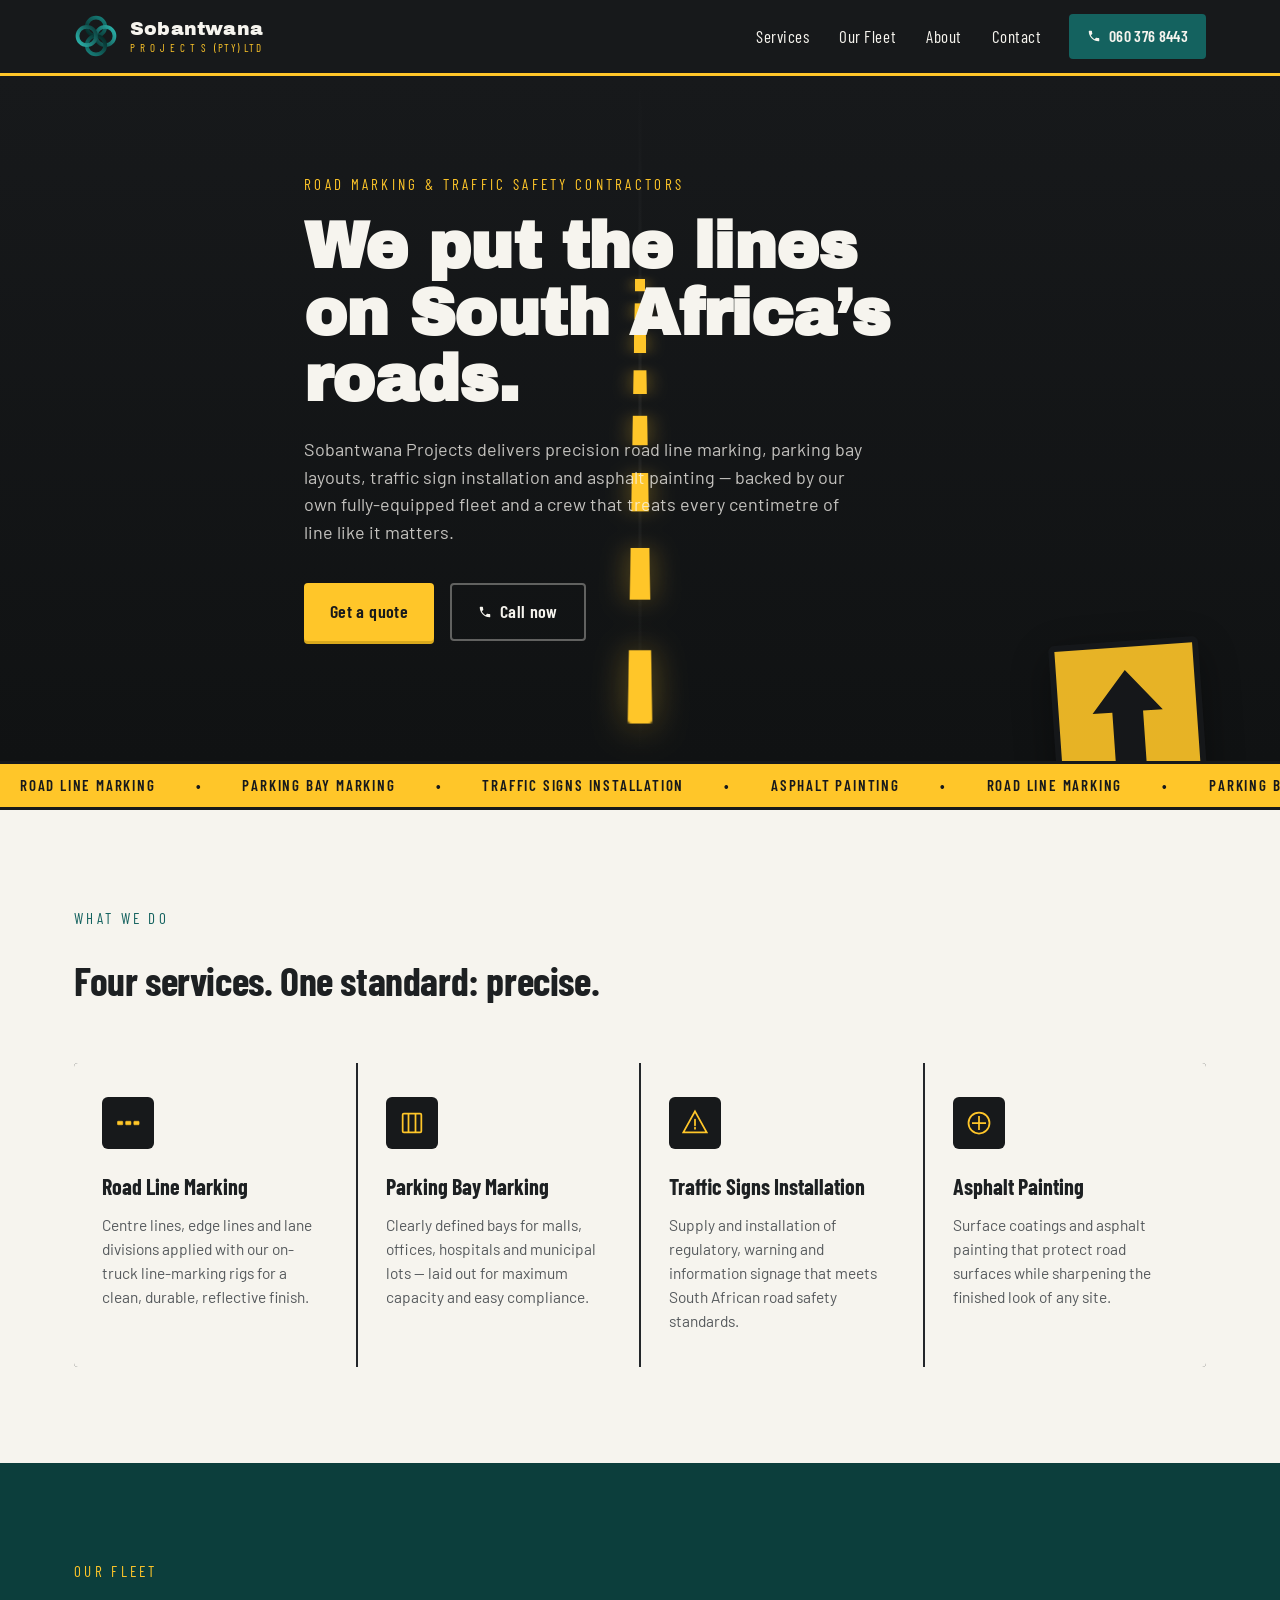
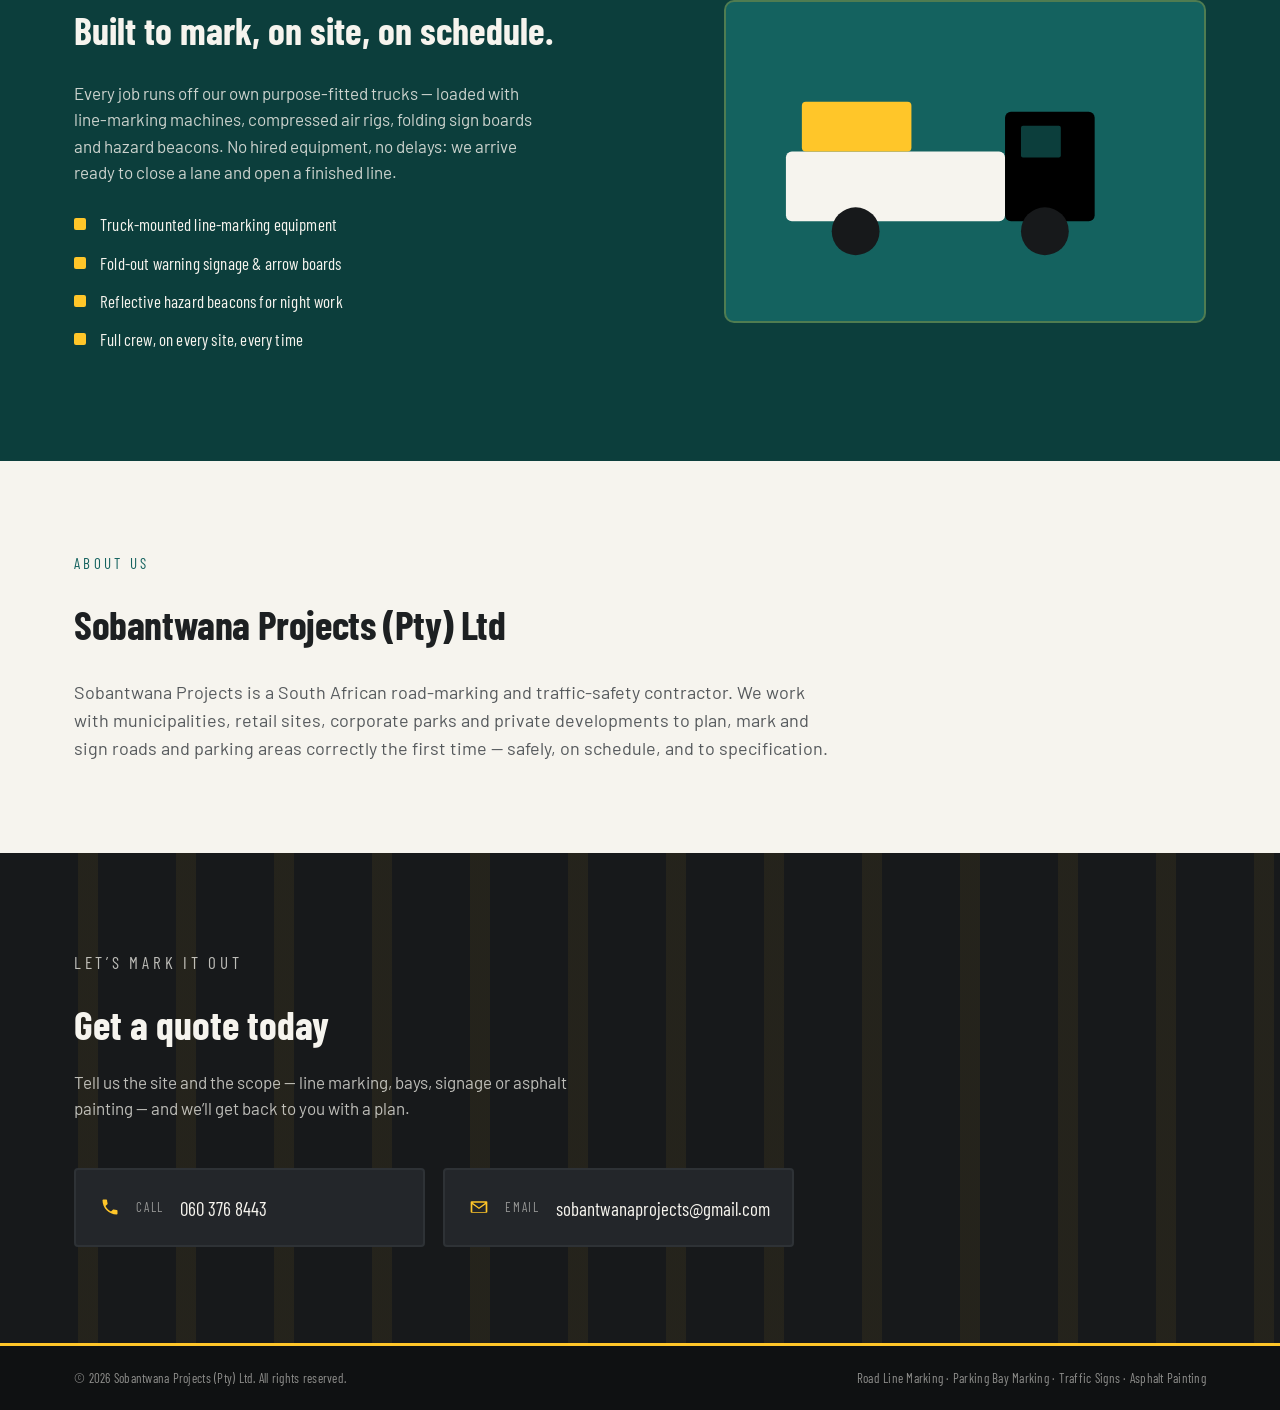
<file: website.html>
<!DOCTYPE html>
<html lang="en">
<head>
<meta charset="UTF-8">
<meta name="viewport" content="width=device-width, initial-scale=1.0">
<title>Sobantwana Projects (Pty) Ltd | Road Marking &amp; Traffic Safety</title>
<meta name="description" content="Sobantwana Projects (Pty) Ltd — professional road line marking, parking bay marking, traffic sign installation and asphalt painting.">
<link rel="preconnect" href="https://fonts.googleapis.com">
<link rel="preconnect" href="https://fonts.gstatic.com" crossorigin>
<link href="https://fonts.googleapis.com/css2?family=Archivo+Black&family=Barlow+Condensed:wght@500;600;700&family=Barlow:wght@400;500;600;700&display=swap" rel="stylesheet">
<link rel="stylesheet" href="website.css">
</head>
<body>

<!-- ===== HEADER ===== -->
<header class="site-header">
<div class="wrap header-inner">
<a href="#top" class="brand">
<span class="brand-mark" aria-hidden="true">
<svg viewBox="0 0 200 200" class="knot">
<defs>
<linearGradient id="tealGradA" x1="10%" y1="0%" x2="90%" y2="100%">
<stop offset="0%" stop-color="#2bb3ab"/>
<stop offset="100%" stop-color="#0c3e3c"/>
</linearGradient>
<linearGradient id="tealGradB" x1="90%" y1="0%" x2="10%" y2="100%">
<stop offset="0%" stop-color="#177f7a"/>
<stop offset="100%" stop-color="#062825"/>
</linearGradient>
</defs>
<g fill="none" stroke-width="17" stroke-linecap="round">
<circle cx="100" cy="58" r="42" stroke="url(#tealGradB)" transform="rotate(0 100 100)"/>
<circle cx="100" cy="58" r="42" stroke="url(#tealGradA)" transform="rotate(90 100 100)"/>
<circle cx="100" cy="58" r="42" stroke="url(#tealGradB)" transform="rotate(180 100 100)"/>
<circle cx="100" cy="58" r="42" stroke="url(#tealGradA)" transform="rotate(270 100 100)"/>
</g>
</svg>
</span>
<span class="brand-text">
<span class="brand-name">Sobantwana</span>
<span class="brand-sub">P R O J E C T S&nbsp;&nbsp;(PTY) LTD</span>
</span>
</a>

<nav class="main-nav" aria-label="Primary">
<a href="#services">Services</a>
<a href="#fleet">Our Fleet</a>
<a href="#about">About</a>
<a href="#contact">Contact</a>
</nav>

<a href="tel:+27603768443" class="btn btn-call header-call">
<svg viewBox="0 0 24 24" class="icon"><path d="M6.6 10.8c1.4 2.8 3.8 5.2 6.6 6.6l2.2-2.2c.3-.3.7-.4 1-.2 1.1.4 2.3.6 3.6.6.6 0 1 .4 1 1V20c0 .6-.4 1-1 1C10.6 21 3 13.4 3 4c0-.6.4-1 1-1h3.5c.6 0 1 .4 1 1 0 1.3.2 2.5.6 3.6.1.4 0 .8-.2 1L6.6 10.8z"/></svg>
060 376 8443
</a>

<button class="nav-toggle" aria-label="Open menu" aria-expanded="false" id="navToggle">
<span></span><span></span><span></span>
</button>
</div>
</header>

<!-- ===== HERO ===== -->
<section class="hero" id="top">
<div class="hero-road" aria-hidden="true">
<div class="road-lane"></div>
<div class="dash-line" id="dashLine"></div>
</div>

<div class="wrap hero-inner">
<p class="eyebrow">Road Marking &amp; Traffic Safety Contractors</p>
<h1 class="hero-title">We put the lines<br>on South Africa&rsquo;s roads.</h1>
<p class="hero-lede">
Sobantwana Projects delivers precision road line marking, parking bay layouts,
traffic sign installation and asphalt painting — backed by our own
fully-equipped fleet and a crew that treats every centimetre of line like it matters.
</p>
<div class="hero-actions">
<a href="#contact" class="btn btn-primary">Get a quote</a>
<a href="tel:+27603768443" class="btn btn-ghost">
<svg viewBox="0 0 24 24" class="icon"><path d="M6.6 10.8c1.4 2.8 3.8 5.2 6.6 6.6l2.2-2.2c.3-.3.7-.4 1-.2 1.1.4 2.3.6 3.6.6.6 0 1 .4 1 1V20c0 .6-.4 1-1 1C10.6 21 3 13.4 3 4c0-.6.4-1 1-1h3.5c.6 0 1 .4 1 1 0 1.3.2 2.5.6 3.6.1.4 0 .8-.2 1L6.6 10.8z"/></svg>
Call now
</a>
</div>
</div>

<div class="hero-sign" aria-hidden="true">
<div class="sign-board">
<svg viewBox="0 0 100 100" class="sign-arrow"><path d="M50 8 L82 46 H64 V92 H36 V46 H18 Z"/></svg>
</div>
</div>
</section>

<!-- ===== MARQUEE STRIP ===== -->
<div class="marquee" aria-hidden="true">
<div class="marquee-track">
<span>ROAD LINE MARKING</span><span>•</span>
<span>PARKING BAY MARKING</span><span>•</span>
<span>TRAFFIC SIGNS INSTALLATION</span><span>•</span>
<span>ASPHALT PAINTING</span><span>•</span>
<span>ROAD LINE MARKING</span><span>•</span>
<span>PARKING BAY MARKING</span><span>•</span>
<span>TRAFFIC SIGNS INSTALLATION</span><span>•</span>
<span>ASPHALT PAINTING</span><span>•</span>
</div>
</div>

<!-- ===== SERVICES ===== -->
<section class="services" id="services">
<div class="wrap">
<div class="section-head">
<p class="eyebrow eyebrow--dark">What we do</p>
<h2>Four services. One standard: precise.</h2>
</div>

<div class="service-grid">

<article class="service-card">
<div class="service-icon">
<svg viewBox="0 0 48 48"><rect x="6" y="21" width="9" height="6" rx="1"/><rect x="20" y="21" width="9" height="6" rx="1"/><rect x="34" y="21" width="9" height="6" rx="1"/></svg>
</div>
<h3>Road Line Marking</h3>
<p>Centre lines, edge lines and lane divisions applied with our on-truck line-marking rigs for a clean, durable, reflective finish.</p>
</article>

<article class="service-card">
<div class="service-icon">
<svg viewBox="0 0 48 48"><rect x="8" y="8" width="32" height="32" rx="2" fill="none" stroke-width="3"/><path d="M18 8v32M30 8v32" stroke-width="3"/></svg>
</div>
<h3>Parking Bay Marking</h3>
<p>Clearly defined bays for malls, offices, hospitals and municipal lots — laid out for maximum capacity and easy compliance.</p>
</article>

<article class="service-card">
<div class="service-icon">
<svg viewBox="0 0 48 48"><path d="M24 4 44 40H4Z" fill="none" stroke-width="3"/><path d="M24 18v10M24 32v2" stroke-width="3" stroke-linecap="round"/></svg>
</div>
<h3>Traffic Signs Installation</h3>
<p>Supply and installation of regulatory, warning and information signage that meets South African road safety standards.</p>
</article>

<article class="service-card">
<div class="service-icon">
<svg viewBox="0 0 48 48"><circle cx="24" cy="24" r="18" fill="none" stroke-width="3"/><path d="M24 12v24M12 24h24" stroke-width="3"/></svg>
</div>
<h3>Asphalt Painting</h3>
<p>Surface coatings and asphalt painting that protect road surfaces while sharpening the finished look of any site.</p>
</article>

</div>
</div>
</section>

<!-- ===== FLEET ===== -->
<section class="fleet" id="fleet">
<div class="wrap fleet-inner">
<div class="fleet-copy">
<p class="eyebrow eyebrow--dark">Our fleet</p>
<h2>Built to mark, on site, on schedule.</h2>
<p class="fleet-text">
Every job runs off our own purpose-fitted trucks — loaded with line-marking
machines, compressed air rigs, folding sign boards and hazard beacons.
No hired equipment, no delays: we arrive ready to close a lane and open a
finished line.
</p>
<ul class="fleet-list">
<li>Truck-mounted line-marking equipment</li>
<li>Fold-out warning signage &amp; arrow boards</li>
<li>Reflective hazard beacons for night work</li>
<li>Full crew, on every site, every time</li>
</ul>
</div>
<div class="fleet-visual" aria-hidden="true">
<div class="fleet-card">
<svg viewBox="0 0 200 120" class="truck-illustration">
<rect x="10" y="55" width="110" height="35" rx="3"/>
<rect x="120" y="35" width="45" height="55" rx="3"/>
<rect x="128" y="42" width="20" height="16" rx="1" class="cab-window"/>
<circle cx="45" cy="95" r="12" class="wheel"/>
<circle cx="140" cy="95" r="12" class="wheel"/>
<rect x="18" y="30" width="55" height="25" rx="2" class="sign-crate"/>
</svg>
</div>
</div>
</div>
</section>

<!-- ===== ABOUT ===== -->
<section class="about" id="about">
<div class="wrap">
<div class="section-head">
<p class="eyebrow eyebrow--dark">About us</p>
<h2>Sobantwana Projects (Pty) Ltd</h2>
</div>
<p class="about-text">
Sobantwana Projects is a South African road-marking and traffic-safety
contractor. We work with municipalities, retail sites, corporate parks
and private developments to plan, mark and sign roads and parking areas
correctly the first time — safely, on schedule, and to specification.
</p>
</div>
</section>

<!-- ===== CONTACT ===== -->
<section class="contact" id="contact">
<div class="wrap contact-inner">
<div class="contact-copy">
<p class="eyebrow">Let&rsquo;s mark it out</p>
<h2>Get a quote today</h2>
<p>Tell us the site and the scope — line marking, bays, signage or
asphalt painting — and we&rsquo;ll get back to you with a plan.</p>
</div>

<div class="contact-cards">
<a href="tel:+27603768443" class="contact-card">
<svg viewBox="0 0 24 24" class="icon"><path d="M6.6 10.8c1.4 2.8 3.8 5.2 6.6 6.6l2.2-2.2c.3-.3.7-.4 1-.2 1.1.4 2.3.6 3.6.6.6 0 1 .4 1 1V20c0 .6-.4 1-1 1C10.6 21 3 13.4 3 4c0-.6.4-1 1-1h3.5c.6 0 1 .4 1 1 0 1.3.2 2.5.6 3.6.1.4 0 .8-.2 1L6.6 10.8z"/></svg>
<span class="contact-label">Call</span>
<span class="contact-value">060 376 8443</span>
</a>
<a href="mailto:sobantwanaprojects@gmail.com" class="contact-card">
<svg viewBox="0 0 24 24" class="icon"><path d="M3 5h18a1 1 0 0 1 1 1v12a1 1 0 0 1-1 1H3a1 1 0 0 1-1-1V6a1 1 0 0 1 1-1zm1.4 2L12 12.5 19.6 7H4.4zM4 8.7V18h16V8.7l-8 5.7z"/></svg>
<span class="contact-label">Email</span>
<span class="contact-value">sobantwanaprojects@gmail.com</span>
</a>
</div>
</div>
</section>

<!-- ===== FOOTER ===== -->
<footer class="site-footer">
<div class="wrap footer-inner">
<span>&copy; <span id="year"></span> Sobantwana Projects (Pty) Ltd. All rights reserved.</span>
<span class="footer-tag">Road Line Marking · Parking Bay Marking · Traffic Signs · Asphalt Painting</span>
</div>
</footer>

<script>
document.getElementById('year').textContent = new Date().getFullYear();

// Mobile nav toggle
const toggle = document.getElementById('navToggle');
const nav = document.querySelector('.main-nav');
toggle.addEventListener('click', () => {
const open = document.body.classList.toggle('nav-open');
toggle.setAttribute('aria-expanded', open);
});
nav.querySelectorAll('a').forEach(a => a.addEventListener('click', () => {
document.body.classList.remove('nav-open');
toggle.setAttribute('aria-expanded', 'false');
}));

// Draw the dashed road line on load (signature moment)
window.addEventListener('DOMContentLoaded', () => {
requestAnimationFrame(() => {
document.getElementById('dashLine').classList.add('draw');
});
});
</script>

</body>
</html>
</file>
<file: website.css>
/* =========================================================
   SOBANTWANA PROJECTS — STYLESHEET
   Palette:
     --asphalt      #17191B   deep road-surface black 
     --asphalt-2    #23262A   lifted charcoal panels
     --safety       #FFC629   safety-sign yellow
     --teal         #14625F   brand knot teal
     --teal-deep    #0C3E3C   pressed teal
     --warn         #C8372C   hazard red
     --paper        #F6F4EE   warm off-white
     --ink          #1D2022   body text on paper
   Type:
     Display / hero  -> 'Archivo Black' (stencilled, heavy, road-sign weight)
     Headings/eyebrow -> 'Barlow Condensed' (condensed, DOT-signage cadence)
     Body             -> 'Barlow' (clean, legible workhorse)
========================================================= */

:root {
  --asphalt: #17191b;
  --asphalt-2: #23262a;
  --asphalt-3: #2e3236;
  --safety: #ffc629;
  --safety-dim: #d9a91d;
  --teal: #14625f;
  --teal-deep: #0c3e3c;
  --teal-bright: #1c8a85;
  --warn: #c8372c;
  --paper: #f6f4ee;
  --paper-2: #eeebe1;
  --ink: #1d2022;
  --ink-soft: #55595c;

  --font-display: 'Archivo Black', 'Barlow Condensed', sans-serif;
  --font-head: 'Barlow Condensed', sans-serif;
  --font-body: 'Barlow', system-ui, sans-serif;

  --radius: 4px;
  --wrap: 1180px;
}

/* ---------- reset ---------- */
*, *::before, *::after { box-sizing: border-box; }
html { scroll-behavior: smooth; }
body {
  margin: 0;
  background: var(--paper);
  color: var(--ink);
  font-family: var(--font-body);
  font-size: 16px;
  line-height: 1.55;
  -webkit-font-smoothing: antialiased;
}
img, svg { display: block; max-width: 100%; }
a { color: inherit; text-decoration: none; }
h1, h2, h3, h4 { margin: 0; font-family: var(--font-head); }
p { margin: 0; }
ul { margin: 0; padding: 0; list-style: none; }
button { font: inherit; background: none; border: none; cursor: pointer; }

@media (prefers-reduced-motion: reduce) {
  * { animation-duration: 0.001ms !important; animation-iteration-count: 1 !important; transition-duration: 0.001ms !important; scroll-behavior: auto !important; }
}

:focus-visible {
  outline: 3px solid var(--safety);
  outline-offset: 2px;
}

.wrap {
  max-width: var(--wrap);
  margin-inline: auto;
  padding-inline: 24px;
}

/* ---------- buttons ---------- */
.btn {
  display: inline-flex;
  align-items: center;
  gap: 8px;
  padding: 13px 26px;
  border-radius: var(--radius);
  font-family: var(--font-head);
  font-weight: 600;
  font-size: 18px;
  letter-spacing: 0.02em;
  transition: transform 0.15s ease, background 0.15s ease, color 0.15s ease, box-shadow 0.15s ease;
}
.btn .icon { width: 14px; height: 14px; fill: currentColor; }
.btn-primary {
  background: var(--safety);
  color: var(--asphalt);
  box-shadow: 0 3px 0 var(--safety-dim);
}
.btn-primary:hover { transform: translateY(-2px); box-shadow: 0 5px 0 var(--safety-dim); }
.btn-primary:active { transform: translateY(1px); box-shadow: 0 2px 0 var(--safety-dim); }
.btn-ghost {
  background: transparent;
  color: var(--paper);
  border: 2px solid rgba(246,244,238,0.35);
}
.btn-ghost:hover { border-color: var(--paper); background: rgba(246,244,238,0.08); }
.btn-call {
  background: var(--teal);
  color: var(--paper);
  font-size: 16px;
  padding: 10px 18px;
}
.btn-call:hover { background: var(--teal-bright); }

/* =========================================================
   HEADER
========================================================= */
.site-header {
  position: sticky;
  top: 0;
  z-index: 50;
  background: var(--asphalt);
  border-bottom: 3px solid var(--safety);
}
.header-inner {
  display: flex;
  align-items: center;
  gap: 28px;
  padding-block: 14px;
}
.brand {
  display: flex;
  align-items: center;
  gap: 12px;
  margin-right: auto;
}
.brand-mark { width: 44px; height: 44px; flex-shrink: 0; }
.knot { width: 100%; height: 100%; object-fit: contain; }
.brand-text { display: flex; flex-direction: column; line-height: 1.1; }
.brand-name {
  font-family: var(--font-display);
  color: var(--paper);
  font-size: 19px;
  letter-spacing: 0.01em;
}
.brand-sub {
  font-family: var(--font-head);
  color: var(--safety);
  font-size: 11px;
  letter-spacing: 0.14em;
  margin-top: 2px;
}

.main-nav { display: flex; gap: 30px; }
.main-nav a {
  font-family: var(--font-head);
  font-size: 17px;
  letter-spacing: 0.03em;
  color: var(--paper);
  position: relative;
  padding-block: 4px;
}
.main-nav a::after {
  content: "";
  position: absolute;
  left: 0; right: 100%;
  bottom: -2px;
  height: 3px;
  background: var(--safety);
  transition: right 0.2s ease;
}
.main-nav a:hover::after { right: 0; }

.header-call .icon { fill: var(--paper); }

.nav-toggle {
  display: none;
  flex-direction: column;
  justify-content: center;
  gap: 5px;
  width: 34px;
  height: 34px;
}
.nav-toggle span { display: block; height: 3px; background: var(--paper); border-radius: 2px; }

/* =========================================================
   HERO
========================================================= */
.hero {
  position: relative;
  background: linear-gradient(180deg, var(--asphalt) 0%, #101213 100%);
  overflow: hidden;
  padding-top: 96px;
  padding-bottom: 120px;
  isolation: isolate;
}

.hero-road {
  position: absolute;
  inset: 0;
  z-index: -1;
}
.road-lane {
  position: absolute;
  left: 50%;
  top: 0;
  bottom: 0;
  width: 3px;
  transform: translateX(-50%);
  background: linear-gradient(180deg, transparent, rgba(255,255,255,0.05), transparent);
}
.dash-line {
  position: absolute;
  left: 50%;
  bottom: 6%;
  transform: translateX(-50%) perspective(600px) rotateX(55deg);
  width: 14px;
  height: 0;
  background: repeating-linear-gradient(
    to top,
    var(--safety) 0px, var(--safety) 46px,
    transparent 46px, transparent 84px
  );
  border-radius: 2px;
  transition: height 1.6s cubic-bezier(.2,.7,.2,1);
  filter: drop-shadow(0 0 10px rgba(255,198,41,0.35));
}
.dash-line.draw { height: 92%; }

.hero-inner { position: relative; max-width: 720px; }
.eyebrow {
  font-family: var(--font-head);
  font-size: 15px;
  letter-spacing: 0.22em;
  text-transform: uppercase;
  color: var(--safety);
  margin-bottom: 18px;
  display: inline-block;
}
.eyebrow--dark { color: var(--teal); }

.hero-title {
  font-family: var(--font-display);
  color: var(--paper);
  font-size: clamp(38px, 6vw, 64px);
  line-height: 1.04;
  letter-spacing: -0.01em;
  margin-bottom: 22px;
}

.hero-lede {
  color: rgba(246,244,238,0.78);
  font-size: 18px;
  max-width: 560px;
  margin-bottom: 36px;
}

.hero-actions { display: flex; gap: 16px; flex-wrap: wrap; }

.hero-sign {
  position: absolute;
  right: 6%;
  bottom: -30px;
  width: 150px;
  opacity: 0.9;
  filter: drop-shadow(0 12px 20px rgba(0,0,0,0.4));
  display: none;
}
.sign-board {
  background: var(--safety);
  border: 6px solid var(--asphalt);
  border-radius: 6px;
  padding: 14px;
  transform: rotate(-4deg);
}
.sign-arrow { fill: var(--asphalt); }

@media (min-width: 900px) {
  .hero-sign { display: block; }
}

/* ---------- marquee strip ---------- */
.marquee {
  background: var(--safety);
  overflow: hidden;
  border-block: 3px solid var(--asphalt);
}
.marquee-track {
  display: flex;
  width: max-content;
  animation: scrollMarquee 26s linear infinite;
}
.marquee-track span {
  font-family: var(--font-head);
  font-weight: 600;
  font-size: 15px;
  letter-spacing: 0.12em;
  color: var(--asphalt);
  padding: 10px 20px;
  white-space: nowrap;
}
@keyframes scrollMarquee {
  from { transform: translateX(0); }
  to { transform: translateX(-50%); }
}

/* =========================================================
   SERVICES
========================================================= */
.services { padding-block: 96px; background: var(--paper); }
.section-head { max-width: 560px; margin-bottom: 52px; }
.section-head h2, .about h2 {
  font-size: clamp(28px, 3.6vw, 40px);
  color: var(--ink);
  letter-spacing: -0.01em;
}

.service-grid {
  display: grid;
  grid-template-columns: repeat(auto-fit, minmax(240px, 1fr));
  gap: 2px;
  background: var(--asphalt-2);
  border-radius: var(--radius);
  overflow: hidden;
}
.service-card {
  background: var(--paper);
  padding: 34px 28px;
  transition: background 0.2s ease;
}
.service-card:hover { background: var(--paper-2); }
.service-icon {
  width: 52px; height: 52px;
  background: var(--asphalt);
  border-radius: 6px;
  display: flex; align-items: center; justify-content: center;
  margin-bottom: 20px;
}
.service-icon svg {
  width: 28px; height: 28px;
  fill: var(--safety);
  stroke: var(--safety);
}
.service-card h3 {
  font-size: 22px;
  margin-bottom: 10px;
  color: var(--ink);
}
.service-card p {
  color: var(--ink-soft);
  font-size: 15.5px;
}

/* =========================================================
   FLEET
========================================================= */
.fleet { background: var(--teal-deep); padding-block: 96px; color: var(--paper); }
.fleet-inner {
  display: grid;
  grid-template-columns: 1.1fr 0.9fr;
  gap: 60px;
  align-items: center;
}
.fleet .eyebrow--dark { color: var(--safety); }
.fleet h2 { font-size: clamp(28px, 3.6vw, 38px); color: var(--paper); margin-bottom: 20px; }
.fleet-text { color: rgba(246,244,238,0.82); font-size: 17px; margin-bottom: 26px; max-width: 480px; }
.fleet-list li {
  position: relative;
  padding-left: 26px;
  margin-bottom: 12px;
  font-family: var(--font-head);
  font-size: 17px;
  letter-spacing: 0.01em;
}
.fleet-list li::before {
  content: "";
  position: absolute;
  left: 0; top: 7px;
  width: 12px; height: 12px;
  background: var(--safety);
  border-radius: 2px;
}

.fleet-card {
  background: var(--teal);
  border-radius: 10px;
  padding: 40px;
  border: 2px solid rgba(255,198,41,0.25);
}
.truck-illustration { width: 100%; height: auto; }
.truck-illustration rect:first-child { fill: var(--paper); }
.cab-window { fill: var(--teal-deep); }
.wheel { fill: var(--asphalt); }
.sign-crate { fill: var(--safety); }

@media (max-width: 800px) {
  .fleet-inner { grid-template-columns: 1fr; }
}

/* ---------- fleet photo gallery ---------- */
.fleet-gallery {
  margin-top: 56px;
  display: grid;
  grid-template-columns: repeat(auto-fit, minmax(220px, 1fr));
  gap: 16px;
  max-width: 900px;
}
.fleet-photo {
  margin: 0;
  border-radius: 8px;
  overflow: hidden;
  border: 2px solid rgba(255,198,41,0.25);
  aspect-ratio: 4 / 3;
  background: var(--teal);
}
.fleet-photo-btn {
  display: block;
  width: 100%;
  height: 100%;
  padding: 0;
  margin: 0;
  border: none;
  background: none;
  cursor: pointer;
}
.fleet-photo img {
  width: 100%;
  height: 100%;
  object-fit: cover;
  transition: transform 0.35s ease;
}
.fleet-photo:hover img { transform: scale(1.06); }

@media (max-width: 520px) {
  .fleet-gallery { grid-template-columns: 1fr; gap: 14px; }
}

/* ---------- fleet lightbox ---------- */
body.lightbox-open { overflow: hidden; }
.lightbox {
  position: fixed;
  inset: 0;
  z-index: 100;
  background: rgba(10,11,12,0.92);
  display: flex;
  align-items: center;
  justify-content: center;
  padding: 24px;
}
.lightbox[hidden] { display: none; }
.lightbox-figure {
  margin: 0;
  max-width: min(1000px, 92vw);
  max-height: 88vh;
}
.lightbox-figure img {
  width: 100%;
  height: 100%;
  max-height: 88vh;
  object-fit: contain;
  border-radius: 6px;
}
.lightbox-close {
  position: absolute;
  top: 20px;
  right: 20px;
  width: 44px;
  height: 44px;
  display: flex;
  align-items: center;
  justify-content: center;
  border-radius: 50%;
  background: var(--asphalt-2);
  border: 2px solid rgba(255,198,41,0.3);
  color: var(--paper);
  cursor: pointer;
  transition: border-color 0.2s ease;
}
.lightbox-close:hover { border-color: var(--safety); }
.lightbox-close .icon { width: 18px; height: 18px; }
.lightbox-nav {
  position: absolute;
  top: 50%;
  transform: translateY(-50%);
  width: 48px;
  height: 48px;
  display: flex;
  align-items: center;
  justify-content: center;
  border-radius: 50%;
  background: var(--asphalt-2);
  border: 2px solid rgba(255,198,41,0.3);
  color: var(--paper);
  cursor: pointer;
  transition: border-color 0.2s ease;
}
.lightbox-nav:hover { border-color: var(--safety); }
.lightbox-nav .icon { width: 20px; height: 20px; }
.lightbox-prev { left: 20px; }
.lightbox-next { right: 20px; }

@media (max-width: 600px) {
  .lightbox-nav { width: 40px; height: 40px; }
  .lightbox-prev { left: 8px; }
  .lightbox-next { right: 8px; }
  .lightbox-close { top: 12px; right: 12px; }
}

/* =========================================================
   ABOUT
========================================================= */
.about { padding-block: 90px; background: var(--paper); }
.about .section-head { margin-bottom: 24px; }
.about-text {
  max-width: 760px;
  font-size: 18px;
  color: var(--ink-soft);
}

/* =========================================================
   CONTACT
========================================================= */
.contact {
  background: var(--asphalt);
  padding-block: 96px;
  position: relative;
}
.contact::before {
  content: "";
  position: absolute;
  inset: 0;
  background: repeating-linear-gradient(
    90deg, transparent, transparent 78px, rgba(255,198,41,0.06) 78px, rgba(255,198,41,0.06) 98px
  );
  pointer-events: none;
}
.contact-inner { position: relative; }
.contact-copy { max-width: 520px; margin-bottom: 46px; }
.contact-copy h2 { color: var(--paper); font-size: clamp(28px, 3.6vw, 40px); margin-bottom: 14px; }
.contact-copy p { color: rgba(246,244,238,0.75); font-size: 17px; }

.contact-cards {
  display: grid;
  grid-template-columns: repeat(auto-fit, minmax(260px, 1fr));
  gap: 18px;
  max-width: 720px;
}
.contact-card {
  display: flex;
  align-items: center;
  gap: 16px;
  background: var(--asphalt-2);
  border: 2px solid var(--asphalt-3);
  border-radius: var(--radius);
  padding: 22px 24px;
  transition: border-color 0.2s ease, transform 0.15s ease;
}
.contact-card:hover { border-color: var(--safety); transform: translateY(-2px); }
.contact-card .icon { width: 20px; height: 20px; fill: var(--safety); flex-shrink: 0; }
.contact-label {
  font-family: var(--font-head);
  font-size: 13px;
  letter-spacing: 0.14em;
  text-transform: uppercase;
  color: rgba(246,244,238,0.55);
  display: block;
}
.contact-value {
  font-family: var(--font-head);
  font-size: 19px;
  color: var(--paper);
  display: block;
  margin-top: 2px;
}
.contact-card { grid-template-columns: auto 1fr; }

/* =========================================================
   FOOTER
========================================================= */
.site-footer {
  background: #0f1112;
  padding-block: 22px;
  border-top: 3px solid var(--safety);
}
.footer-inner {
  display: flex;
  justify-content: space-between;
  flex-wrap: wrap;
  gap: 8px;
  font-size: 13px;
  color: rgba(246,244,238,0.55);
  font-family: var(--font-head);
  letter-spacing: 0.02em;
}

/* =========================================================
   RESPONSIVE / MOBILE NAV
========================================================= */
@media (max-width: 860px) {
  .main-nav {
    position: fixed;
    inset: 68px 0 0 0;
    background: var(--asphalt);
    flex-direction: column;
    align-items: flex-start;
    gap: 0;
    padding: 10px 24px 30px;
    transform: translateY(-12px);
    opacity: 0;
    pointer-events: none;
    transition: opacity 0.2s ease, transform 0.2s ease;
    border-top: 1px solid var(--asphalt-3);
  }
  .main-nav a { width: 100%; padding-block: 16px; border-bottom: 1px solid var(--asphalt-3); font-size: 19px; }
  body.nav-open .main-nav { opacity: 1; transform: translateY(0); pointer-events: auto; }
  .nav-toggle { display: flex; }
  .header-call { display: none; }
}

@media (max-width: 520px) {
  .hero { padding-top: 64px; padding-bottom: 80px; }
  .services, .about, .fleet, .contact { padding-block: 64px; }
}
</file>
